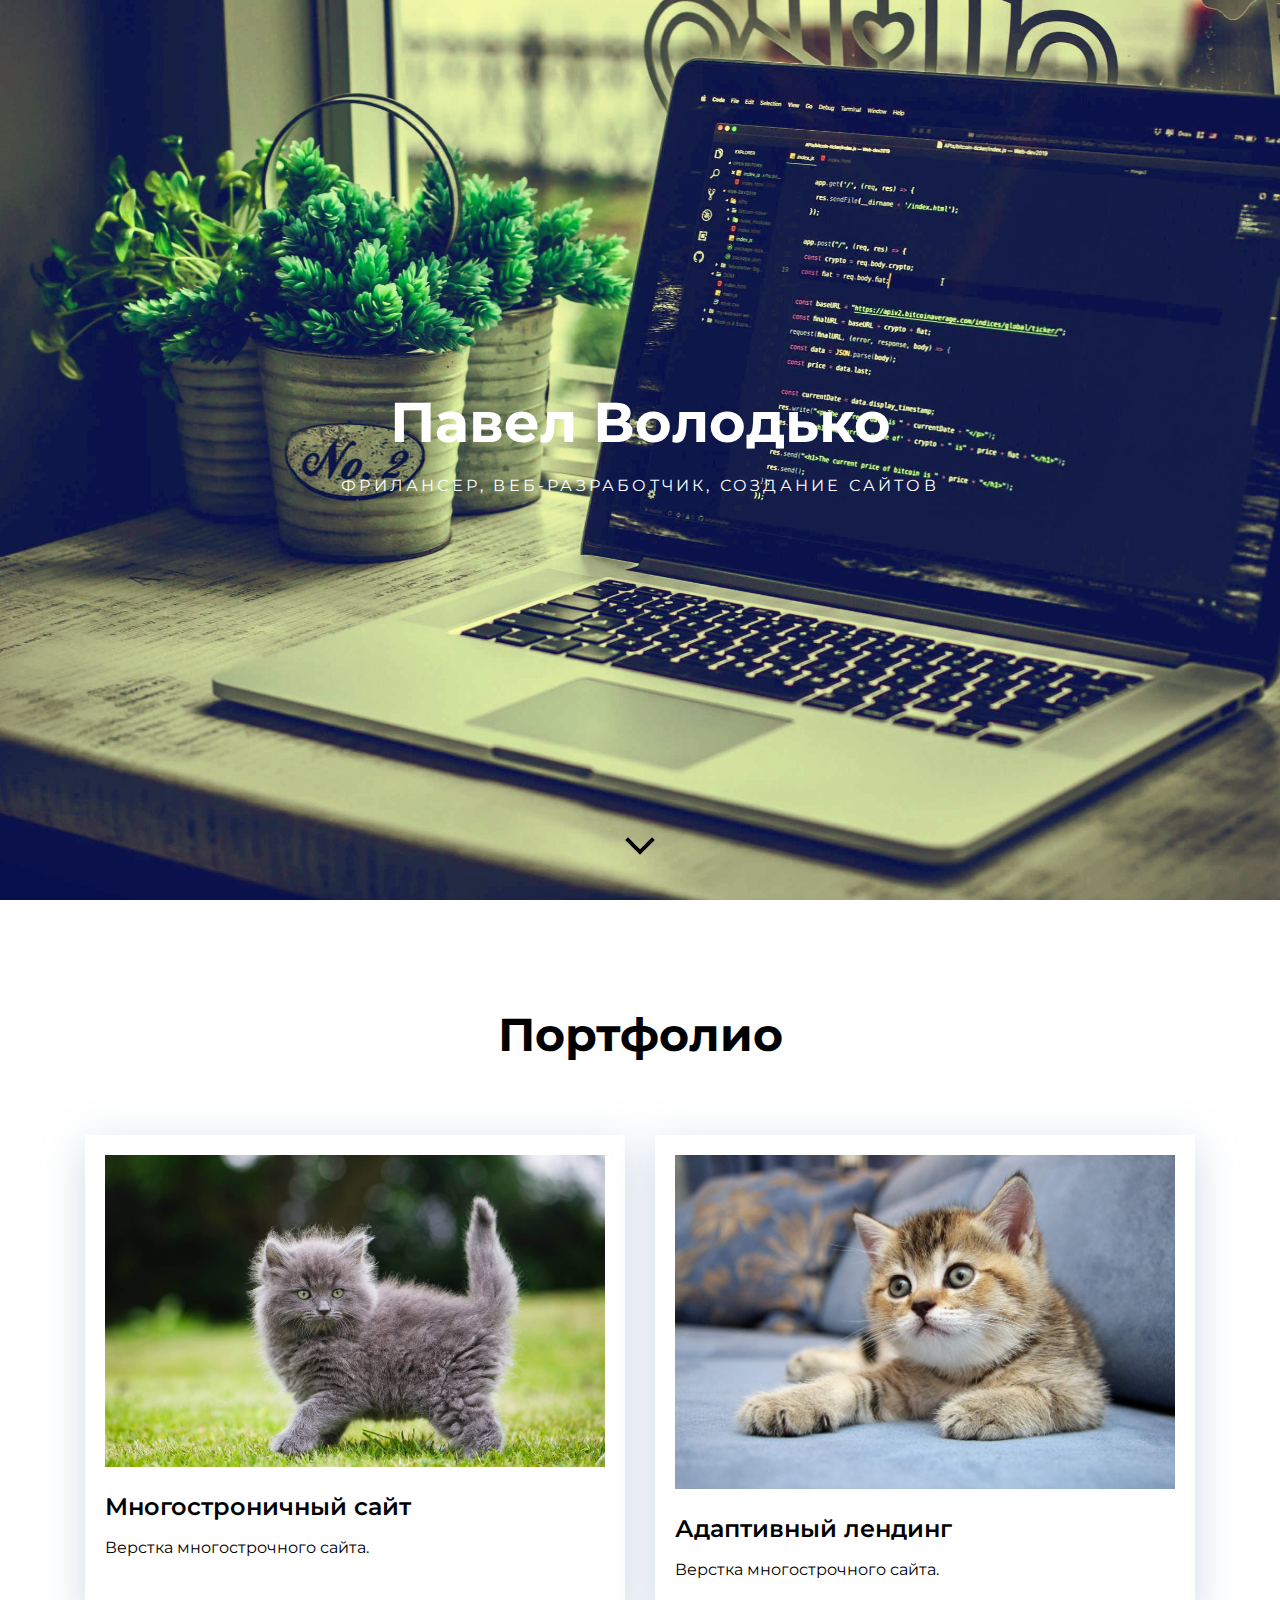
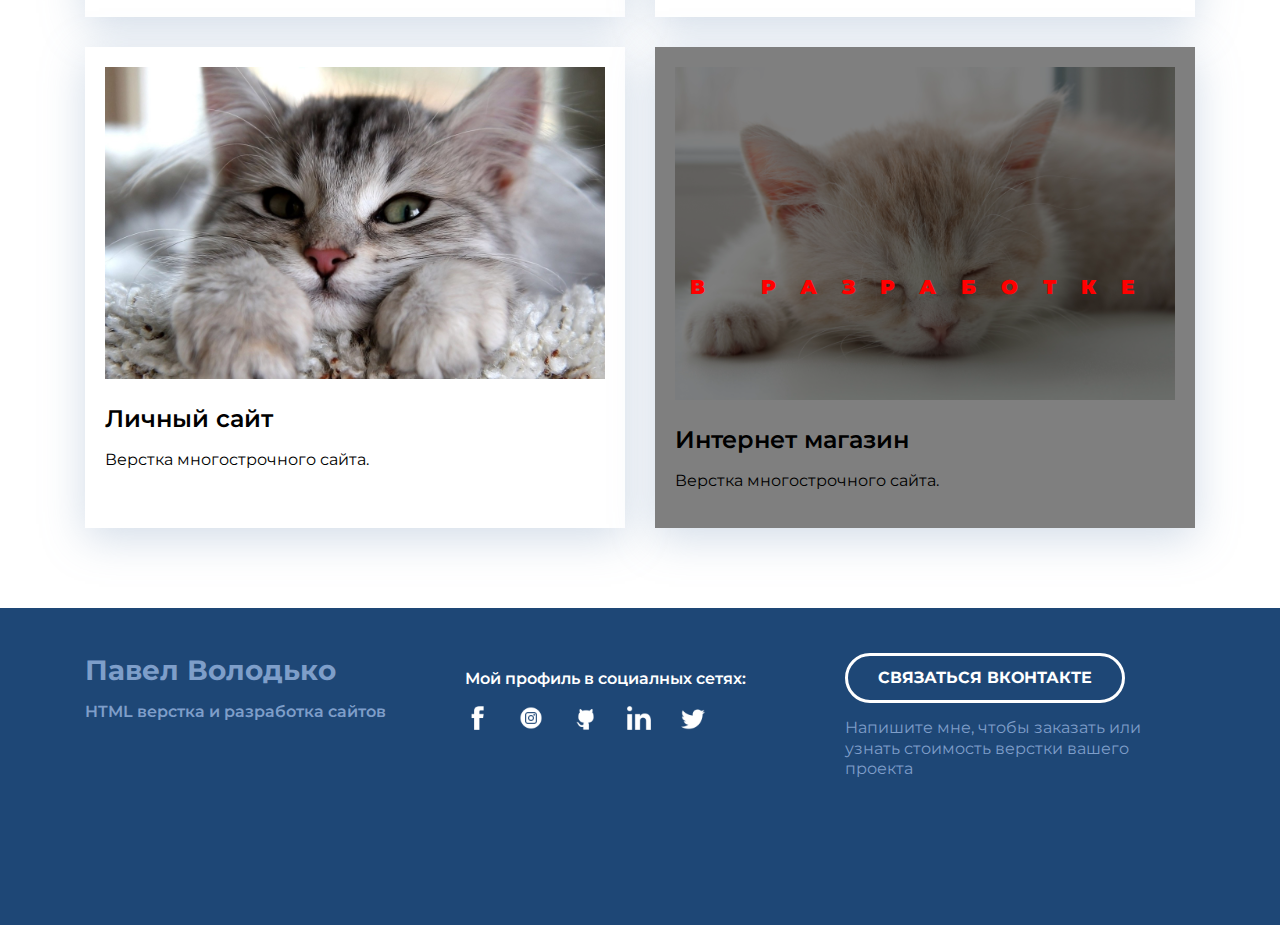
<file: index.html>
<!DOCTYPE html>
<html lang="en">
<head>
	<meta charset="UTF-8">
	<meta name="viewport" content="width=device-width, initial-scale=1.0">
	<title>сайт Портфолио</title>
	<link rel="stylesheet" href="./css/main.css">
	<link rel="preconnect" href="https://fonts.googleapis.com">
	<link rel="preconnect" href="https://fonts.gstatic.com" crossorigin>
	<link href="https://fonts.googleapis.com/css2?family=Montserrat:wght@400;600;700&display=swap" rel="stylesheet">
</head>
<body>
	<div class="header ">

		<h1 class="header-title">Павел Володько</h1>
		<p class="header-subtitle">фрилансер, веб-разработчик, создание сайтов</p>
		<div class="header-arrow">
			<!-- <img src="./img/header/down_chevron_icon_253871.svg" alt="arrow"> -->

		</div>
	</div>

	<div class="portfolio ">
		<div class="container">
			<h2 class="seaction-header">Портфолио</h2>
				<div class="portfolio-cards-wrapper">
					<div class="card">
						<img class="card-img" src="./img/portfolio/1.jpg" alt="Многостроничный сайт">
						<h3 class="card-title">Многостроничный сайт</h3>
						<p>Верстка многострочного сайта.</p>
					</div>
					<div class="card">
						<img class="card-img" src="./img/portfolio/2.jpg" alt="Многостроничный сайт">
						<h3 class="card-title">Адаптивный лендинг</h3>
						<p>Верстка многострочного сайта.</p>
					</div>
					<div class="card">
						<img class="card-img" src="./img/portfolio/3.jpg" alt="Многостроничный сайт">
						<h3 class="card-title">Личный сайт</h3>
						<p>Верстка многострочного сайта.</p>
					</div>
					<div class="card development">
						<img class="card-img" src="./img/portfolio/4.jpeg" alt="Многостроничный сайт">
						<h3 class="card-title">Интернет магазин</h3>
						<p>Верстка многострочного сайта.</p>
						<span class="development-label">В разработке</span>
					</div>
				</div>

		</div>
	</div>

	<div class="footer">
		<div class="container">
			<div class="footer-row">
				<div class="footer-copyright footer-col">
					<div class="footer-copyright-name">Павел Володько</div>
					<p>HTML верстка и разработка сайтов</p>
				</div>
				<div class="footer-icons footer-col">
					<p>Мой профиль в социалных сетях:</p> 
					<div class="footer-icons-row">
						<a href="#">
							<img src="./img/icons/FB_icon-icons.com_65484.png" alt="">
						</a>
						<a href="#">
							<img src="./img/icons/instagram_social_media_network_icon_193321.png" alt="">
						</a>
						<a href="#">
							<img src="./img/icons/GITHUB_icon-icons.com_65505.png" alt="">
						</a>
						<a href="#">
							<img src="./img/icons/LINKEDIN_icon-icons.com_65488.png" alt="">
						</a>
						<a href="#">
							<img src="./img/icons/TWITTER_icon-icons.com_65486.png" alt="">
						</a>
					</div>
				</div>
				<div class="footer-contacts footer-col">
					<a href="" class="footer-button">Связаться Вконтакте</a>
					<p> Напишите мне, чтобы заказать или узнать стоимость верстки вашего проекта</p>
				</div>
			</div>
		</div>
	</div>

</body>
</html>
</file>
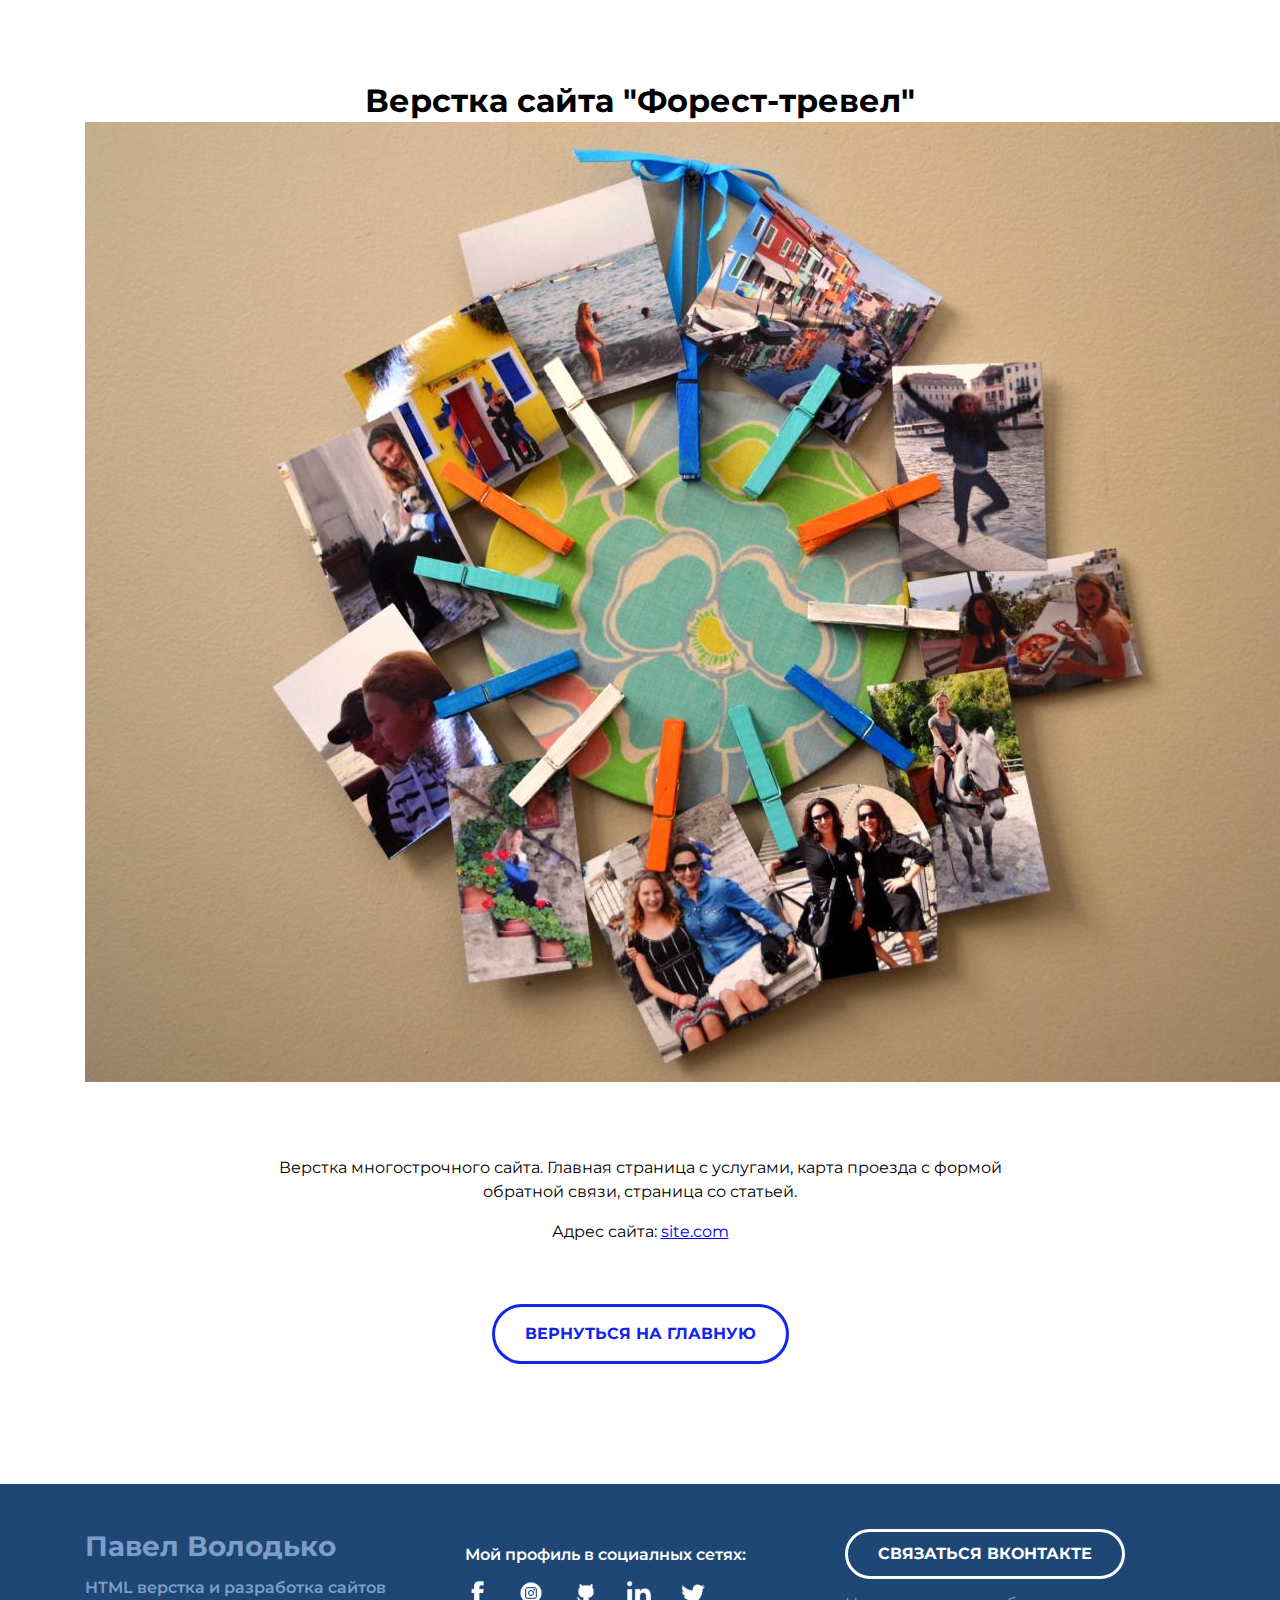
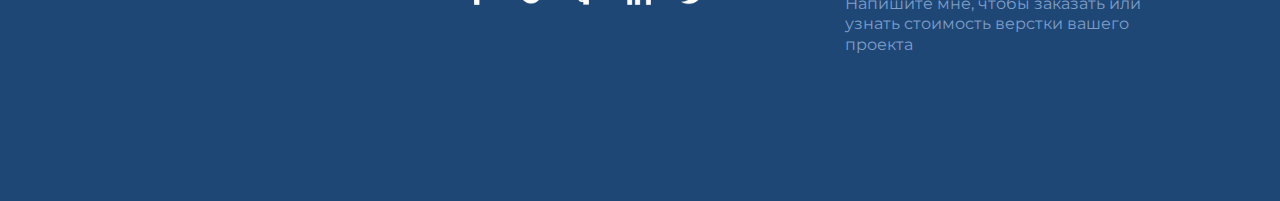
<file: forest-travel.html>
<!DOCTYPE html>
<html lang="ru">
<head>
	<meta charset="UTF-8">
	<meta name="viewport" content="width=device-width, initial-scale=1.0">
	<title>Проект "Форест тревел"</title>
	<link rel="stylesheet" href="./css/main.css">
	<link href="https://fonts.googleapis.com/css2?family=Montserrat:wght@400;600;700&display=swap" rel="stylesheet">
</head>
<body>
	
	<div class="project">

		<div class="container">
			<h1 class="project-header">Верстка сайта "Форест-тревел"</h1>
			<div class="project-img">
				<img src="./img/portfolio/kollaj.jpeg" alt="Верстка сайьа 'Форест-тревел'">
			</div>
			<div class="project-discription">
				<p>Верстка многострочного сайта. Главная страница с услугами, карта проезда с формой обратной связи, страница со статьей.</p>
				<p>Адрес сайта: <a href="#">site.com</a></p>
			</div>
			<a href="#" class="project-btn-back">Вернуться на ГЛАВНУЮ</a>
		</div>
	</div>

	<div class="footer">
		<div class="container">
			<div class="footer-row">
				<div class="footer-copyright footer-col">
					<div class="footer-copyright-name">Павел Володько</div>
					<p>HTML верстка и разработка сайтов</p>
				</div>
				<div class="footer-icons footer-col">
					<p>Мой профиль в социалных сетях:</p> 
					<div class="footer-icons-row">
						<a href="#">
							<img src="./img/icons/FB_icon-icons.com_65484.png" alt="">
						</a>
						<a href="#">
							<img src="./img/icons/instagram_social_media_network_icon_193321.png" alt="">
						</a>
						<a href="#">
							<img src="./img/icons/GITHUB_icon-icons.com_65505.png" alt="">
						</a>
						<a href="#">
							<img src="./img/icons/LINKEDIN_icon-icons.com_65488.png" alt="">
						</a>
						<a href="#">
							<img src="./img/icons/TWITTER_icon-icons.com_65486.png" alt="">
						</a>
					</div>
				</div>
				<div class="footer-contacts footer-col">
					<a href="" class="footer-button">Связаться Вконтакте</a>
					<p> Напишите мне, чтобы заказать или узнать стоимость верстки вашего проекта</p>
				</div>
			</div>
		</div>
	</div>

</body>
</html>
</file>
<file: css/main.css>
* {
	box-sizing: border-box;
}
body {
	margin: 0;
	font-family: 'Montserrat', sans-serif;
}

.container {
	max-width: 1110px;
	margin-left: auto;
	margin-right: auto;
}

.none {
	display: none !important;
}

.header {
	display: flex;
	flex-direction: column;
	justify-content: center;
	align-items: center;
	position: relative;

	margin: 0;
	margin-bottom: 25px;
	width: 100%;
	height: 100vh;

	background-color: rgb(139, 131, 131);	
	background-image: url("./../img/header/header-bg.jpeg");
	background-size: cover;
	background-position: center;

}

.header-title {
	margin: 0;
	font-weight: 700;
	font-size: 56px;
	line-height: 1.3;

	text-align: center;

	color: #ffffff;
}

.header-subtitle {
	font-size: 700;
	font-size: 16px;
	line-height: 1.5;

	text-align: center;
	letter-spacing: 0.2em;
	text-transform: uppercase;

	color: #ffffff;
}

.header-arrow {
	width: 48px;
	height: 48px;

	background-image: url(./../img/header/down_chevron_icon_253871.svg);
	background-size: cover;
	background-repeat: no-repeat;
	background-position: center;

	position: absolute;
	bottom: 30px;
	left: 50%;
	transform: translate(-50%, 0);	
}

.portfolio {
	padding-top: 80px;
	padding-bottom: 80px;

}

.seaction-header {
	margin: 0;
	margin-bottom: 70px;
	font-weight: 700;
	font-size: 46px;
	line-height: 1.3;
	text-align: center;
	color: black;
}

.portfolio-cards-wrapper {
	display: flex;
	flex-wrap: wrap;
	justify-content: space-between;
}

.card {
	margin-bottom: 30px;
	padding: 20px;
	max-width: 540px;
	background-color: #fff;
	box-shadow: 0px 10px 40px rgba(126, 155, 189, 0.35);
}

.card:last-child, .card:nth-last-child(2) {
	margin-bottom: 0;
}


.card-img {
	margin-bottom: 20px;
	width: 100%;
	height: auto;
	background-size: cover;
	background-repeat: no-repeat;
	background-position: center;

}
.card-title {
	margin: 0;
	margin-bottom: 13px;
	font-weight: 600;
	font-size: 24px;
	line-height: 1.3;
	color: black;
}

.card p {
	font-size: 16px;
	line-height: 130%;
	color: black;
}

.footer {
	padding-top: 45px;
	padding-bottom: 130px;
	background-color: #1e4776;
	color: white;
}

.footer-row {
	display: flex;
	flex-direction: row;
	justify-content: space-between;
}

.footer-copyright {
	max-width: 350px;
	color: #7e9ec9;
}

.footer-col {
	flex-grow: 1;
	max-width: 350px;
}

.footer-copyright-name {
	font-weight: 700;
	font-size: 28px;
	margin-bottom: 15px;
}

.footer-copyright p {
	font-weight: 600;
	font-size: 16px;
	margin-bottom: 15px;
	margin: 0;

}

.footer-icons {
	max-width: 350px;

}

.footer-icons p {
	font-weight: 600;
	font-size: 16px;
	line-height: 1.3;
}

.footer-icons-row {
	display: flex;
	align-items: center;

}

.footer-icons-row img {
	width: 24px;
	height: auto;
	filter: invert();
}

.footer-icons-row > * + * {
	margin-left: 30px;
}

.footer-contacts {
	max-width: 350px;

}

.footer-button {
	height: 50px;
	display: inline-block;
	border: 3px solid #ffffff;
	padding-left: 30px;

	padding-right: 30px;
	border-radius: 50px;

	color: #ffffff;
	line-height: 44px;
	font-weight: 700;
	font-size: 16px;
	text-transform: uppercase;
	text-decoration: none;
}

.footer-contacts p {
	margin: 15px 0;
	font-size: 16px;
	line-height: 1.3;
	color: #7e9ec9;
}

.card {
  position: relative;
  display: inline-block;
}

.development-label {
  position: absolute;
  top: 0;
  left: 0;
  width: 100%;
  height: 100%;
  display: flex;
  justify-content: center;
  align-items: center;
  font-size: 20px;
  color: red;
  z-index: 2;
  text-transform: uppercase;
  font-weight: 1000;
  letter-spacing: 25px;
  background-color: rgba(0, 0, 0, 0.5);
}

/* project */

.project {
	padding-top: 80px;
	padding-bottom: 120px;
	text-align: center;
}

.project-header {
	margin: 0;
	font-weight: bold;
	font-style: 46px;
	line-height: 1.3;
}

.project-img {
	margin-bottom: 70px;
}

.project-discription {
	margin: 0 auto 60px;
	max-width: 730px;
}

.project-discription p {
	font-style: 16px;
	line-height: 1.5;
}

.project-btn-back {

	border: 3px solid rgb(19, 37, 236);

	display: inline-block;
	border: 3px solid rgb(19, 37, 236);
	padding-left: 30px;
	
	height: 60px;
	padding-right: 30px;
	border-radius: 50px;

	color: rgb(19, 37, 236);
	line-height: 54px;
	font-weight: 700;
	font-size: 16px;
	text-transform: uppercase;
	text-decoration: none;
}
</file>
